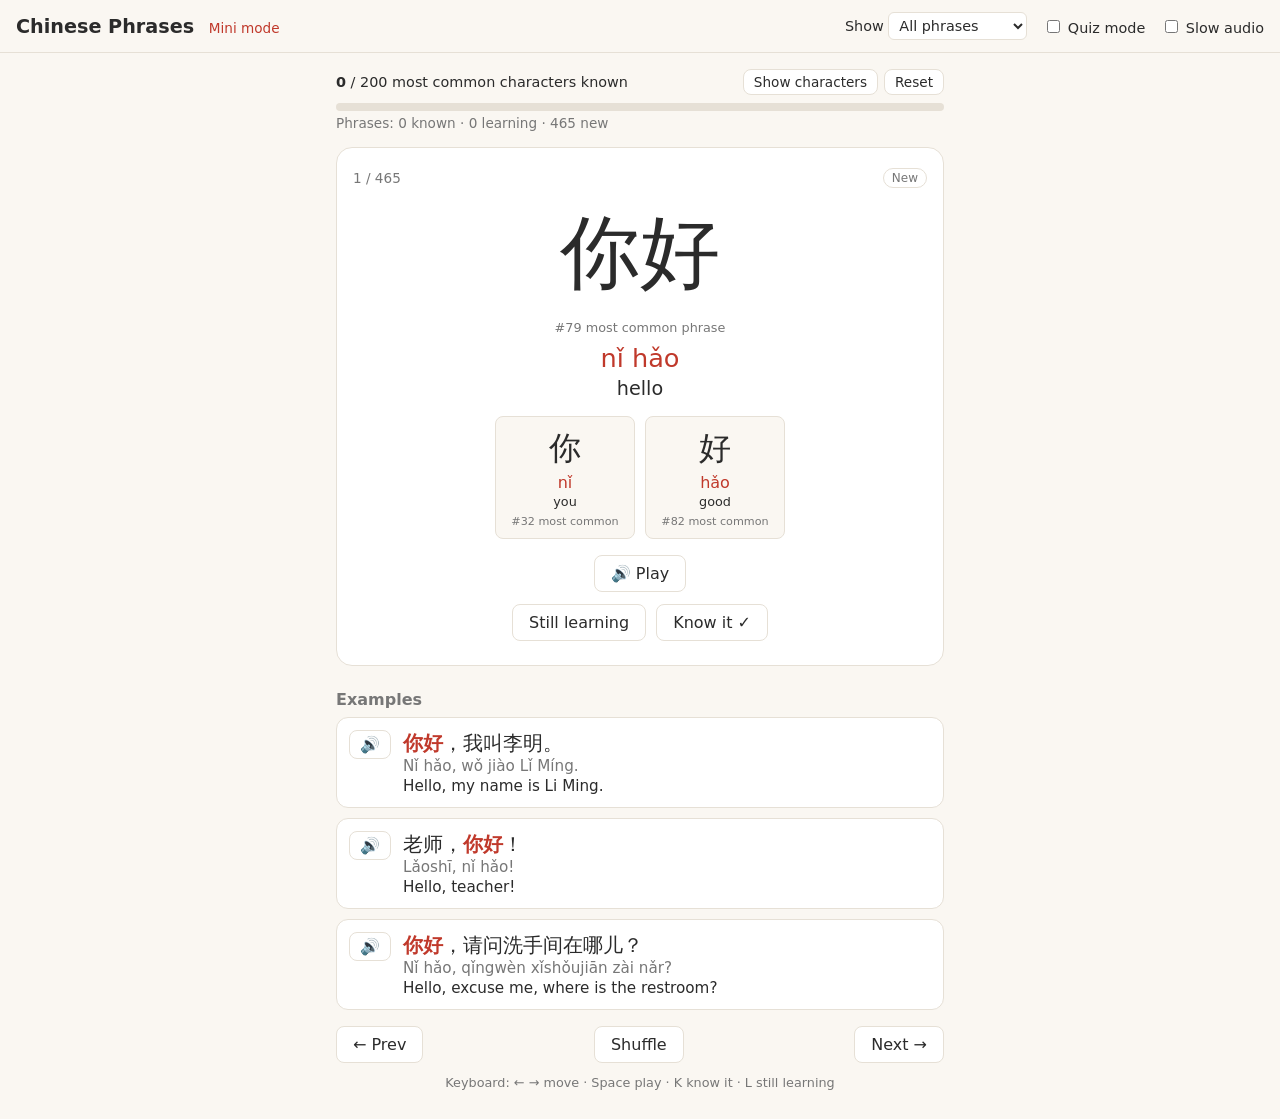
<file: index.html>
<!doctype html>
<html lang="en">
<head>
  <meta charset="utf-8">
  <meta name="viewport" content="width=device-width, initial-scale=1">
  <title>Chinese Phrases</title>
  <meta name="apple-mobile-web-app-capable" content="yes">
  <meta name="mobile-web-app-capable" content="yes">
  <meta name="apple-mobile-web-app-title" content="Phrases">
  <link rel="apple-touch-icon" href="icon-180.png">
  <link rel="manifest" href="manifest.json">
  <link rel="stylesheet" href="styles.css">
</head>
<body>
  <header>
    <h1>Chinese Phrases <a class="mini-mode-link" href="mini.html">Mini mode</a></h1>
    <div class="controls">
      <label>Show
        <select id="filter">
          <option value="all">All phrases</option>
          <option value="notknown">Not known yet</option>
          <option value="new">New</option>
          <option value="learning">Still learning</option>
          <option value="known">Known</option>
        </select>
      </label>
      <label><input type="checkbox" id="quiz-toggle"> Quiz mode</label>
      <label><input type="checkbox" id="slow-toggle"> Slow audio</label>
    </div>
  </header>

  <main>
    <p id="voice-warning" class="warning" hidden>
      No Chinese voice was found in this browser, so audio won't play.
      Try Microsoft Edge or Chrome, or add a Chinese voice in
      Windows Settings → Time &amp; language → Speech.
    </p>

    <!-- Progress summary -->
    <section class="progress">
      <div class="progress-line">
        <span><strong id="chars-known">0</strong> / 200 most common characters known</span>
        <span class="progress-actions">
          <button id="grid-toggle" class="small">Show characters</button>
          <button id="reset" class="small">Reset</button>
        </span>
      </div>
      <div class="bar"><div class="bar-fill" id="bar-fill"></div></div>
      <div class="phrase-stats" id="phrase-stats"></div>

      <div id="grid-panel" hidden>
        <div class="legend">
          <span><i class="dot known"></i>Known</span>
          <span><i class="dot learning"></i>Learning</span>
          <span><i class="dot"></i>Not yet</span>
          <span class="muted">Click a character to jump to a phrase that uses it</span>
        </div>
        <div class="char-grid" id="char-grid"></div>
        <p class="grid-note" id="grid-note" aria-live="polite"></p>
      </div>
    </section>

    <!-- Shown when the filter has no phrases -->
    <section class="card" id="empty" hidden>
      <p>No phrases here yet. Pick a different option under “Show”.</p>
    </section>

    <div id="study">
      <section class="card">
        <div class="card-top">
          <span class="counter" id="counter"></span>
          <span class="badge" id="badge"></span>
        </div>
        <button class="hanzi" id="hanzi" title="Click to hear it"></button>
        <div class="phrase-rank" id="phrase-rank"></div>
        <div class="reveal" id="reveal">
          <div class="pinyin" id="pinyin"></div>
          <div class="meaning" id="meaning"></div>
          <div class="breakdown" id="breakdown"></div>
        </div>
        <button class="show-answer" id="show-answer" hidden>Show answer</button>
        <div class="card-actions">
          <button id="play">🔊 Play</button>
        </div>
        <div class="mark">
          <button id="mark-learning" class="learning-btn">Still learning</button>
          <button id="mark-known" class="known-btn">Know it ✓</button>
        </div>
      </section>

      <section class="examples">
        <h2>Examples</h2>
        <ol id="examples"></ol>
      </section>

      <nav class="nav">
        <button id="prev">← Prev</button>
        <button id="shuffle">Shuffle</button>
        <button id="next">Next →</button>
      </nav>
      <p class="hint">Keyboard: ← → move · Space play · K know it · L still learning</p>
    </div>
  </main>

  <script src="chars.js"></script>
  <script src="phrases.js"></script>
  <script src="phrases-common.js"></script>
  <script src="app.js"></script>
</body>
</html>
</file>
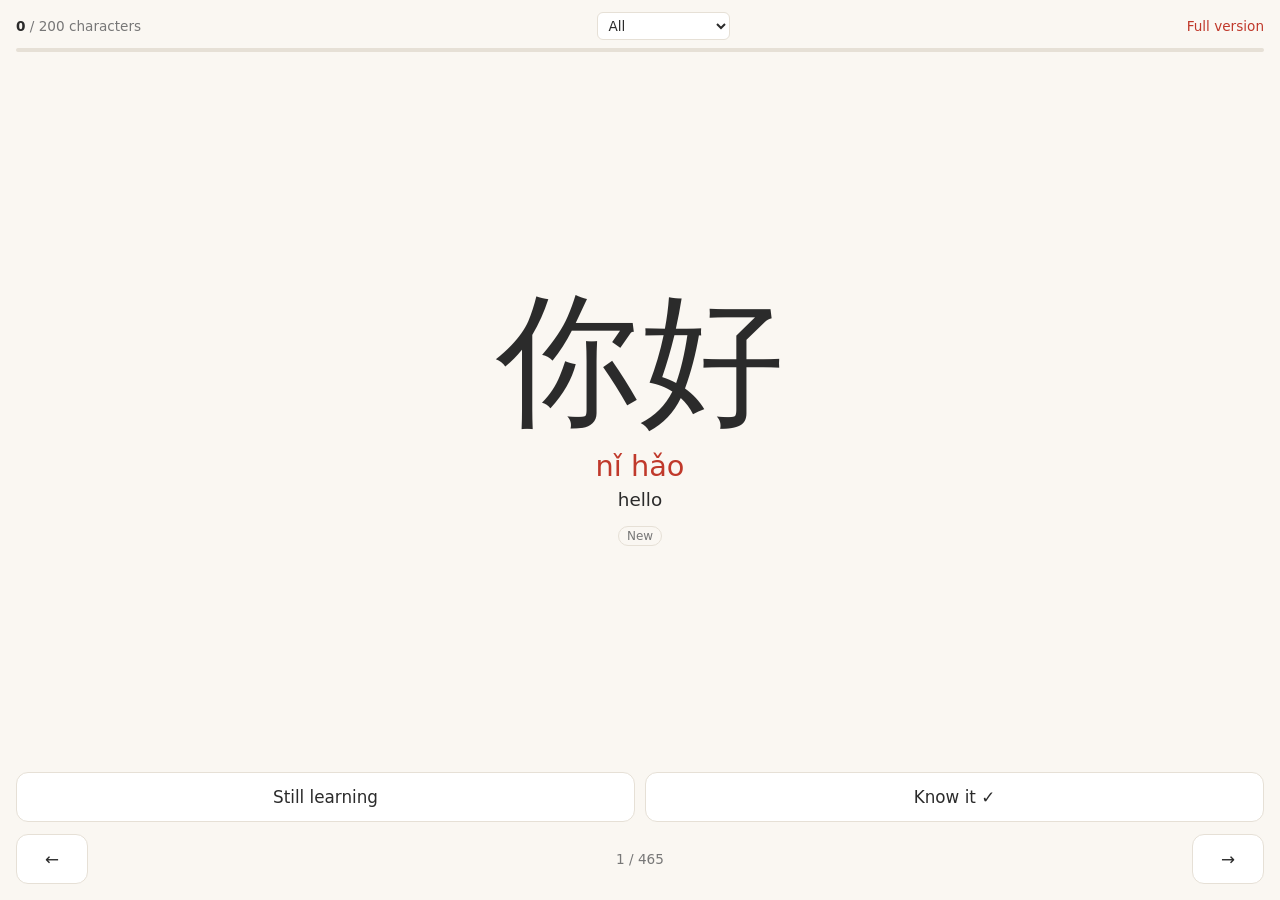
<file: mini.html>
<!doctype html>
<html lang="en">
<head>
  <meta charset="utf-8">
  <meta name="viewport" content="width=device-width, initial-scale=1, viewport-fit=cover">
  <title>Chinese Phrases Mini</title>

  <!-- These make "Add to Home Screen" open it full screen like an app -->
  <meta name="apple-mobile-web-app-capable" content="yes">
  <meta name="mobile-web-app-capable" content="yes">
  <meta name="apple-mobile-web-app-status-bar-style" content="default">
  <meta name="apple-mobile-web-app-title" content="Phrases">
  <link rel="apple-touch-icon" href="icon-180.png">
  <link rel="manifest" href="manifest.json">

  <link rel="stylesheet" href="styles.css">
  <link rel="stylesheet" href="mini.css">
</head>
<body class="mini">
  <div class="mini-top">
    <span class="mini-stats"><strong id="chars-known">0</strong> / 200 characters</span>
    <select id="filter" aria-label="Which phrases to show">
      <option value="all">All</option>
      <option value="notknown">Not known yet</option>
      <option value="new">New</option>
      <option value="learning">Still learning</option>
      <option value="known">Known</option>
    </select>
    <a class="mini-link" href="index.html">Full version</a>
  </div>
  <div class="bar"><div class="bar-fill" id="bar-fill"></div></div>

  <p id="voice-warning" class="warning" hidden>No Chinese voice found on this device, so audio won't play.</p>

  <div class="mini-card" id="card">
    <div id="study">
      <button class="mini-hanzi" id="hanzi" title="Tap to hear it"></button>
      <div class="mini-pinyin" id="pinyin"></div>
      <div class="mini-meaning" id="meaning"></div>
      <span class="badge" id="badge"></span>
    </div>
    <p id="empty" hidden>No phrases here yet. Pick a different option at the top.</p>
  </div>

  <div class="mini-bottom">
    <div class="mini-mark">
      <button id="mark-learning" class="learning-btn">Still learning</button>
      <button id="mark-known" class="known-btn">Know it ✓</button>
    </div>
    <div class="mini-nav">
      <button id="prev" aria-label="Previous phrase">←</button>
      <span class="counter" id="counter"></span>
      <button id="next" aria-label="Next phrase">→</button>
    </div>
  </div>

  <script src="chars.js"></script>
  <script src="phrases.js"></script>
  <script src="phrases-common.js"></script>
  <script src="mini.js"></script>
</body>
</html>
</file>
<file: styles.css>
:root {
  --bg: #faf7f2;
  --card: #ffffff;
  --text: #2b2b2b;
  --muted: #777;
  --accent: #c0392b;
  --border: #e6e0d6;
  --known: #2e8b57;
  --known-soft: #dff1e6;
  --learning: #b7860b;
  --learning-soft: #fbf0d0;
}

/* Dark theme: follows the system setting unless the viewer explicitly picked light or dark */
@media (prefers-color-scheme: dark) {
  :root:not([data-theme="light"]) {
    --bg: #1c1b1a;
    --card: #262523;
    --text: #eeeae4;
    --muted: #a09a92;
    --accent: #e8665a;
    --border: #3a3835;
    --known: #5cc98a;
    --known-soft: #1f3a2a;
    --learning: #e0b340;
    --learning-soft: #3d3218;
    color-scheme: dark;
  }
}
:root[data-theme="dark"] {
  --bg: #1c1b1a;
  --card: #262523;
  --text: #eeeae4;
  --muted: #a09a92;
  --accent: #e8665a;
  --border: #3a3835;
  --known: #5cc98a;
  --known-soft: #1f3a2a;
  --learning: #e0b340;
  --learning-soft: #3d3218;
  color-scheme: dark;
}

* { box-sizing: border-box; }
[hidden] { display: none !important; }

body {
  margin: 0;
  background: var(--bg);
  color: var(--text);
  font-family: system-ui, "Segoe UI", "Microsoft YaHei", sans-serif;
}

header {
  display: flex;
  flex-wrap: wrap;
  justify-content: space-between;
  align-items: center;
  gap: 8px;
  padding: 12px 16px;
  border-bottom: 1px solid var(--border);
}

h1 { font-size: 1.2rem; margin: 0; }
.mini-mode-link { font-size: 0.85rem; font-weight: normal; color: var(--accent); text-decoration: none; margin-left: 8px; }
h2 { font-size: 1rem; color: var(--muted); margin: 0 0 8px; }

.controls { display: flex; flex-wrap: wrap; gap: 16px; font-size: 0.9rem; align-items: center; }

select {
  font: inherit;
  padding: 4px 6px;
  border-radius: 6px;
  border: 1px solid var(--border);
  background: var(--card);
  color: var(--text);
}

main { max-width: 640px; margin: 0 auto; padding: 16px; }

.muted { color: var(--muted); }

.warning {
  background: #fff3cd;
  color: #664d03;
  padding: 10px 12px;
  border-radius: 8px;
  font-size: 0.9rem;
}

button {
  font: inherit;
  padding: 8px 16px;
  border-radius: 8px;
  border: 1px solid var(--border);
  background: var(--card);
  color: var(--text);
  cursor: pointer;
}
button:hover { border-color: var(--accent); }
button.small { padding: 4px 10px; font-size: 0.85rem; }

/* ---------- Progress ---------- */

.progress { margin-bottom: 16px; font-size: 0.9rem; }

.progress-line {
  display: flex;
  flex-wrap: wrap;
  justify-content: space-between;
  align-items: center;
  gap: 8px;
}
.progress-actions { display: flex; gap: 6px; }

.bar {
  height: 8px;
  background: var(--border);
  border-radius: 4px;
  overflow: hidden;
  margin: 8px 0 4px;
}
.bar-fill { height: 100%; width: 0; background: var(--known); transition: width 0.3s; }

.phrase-stats { color: var(--muted); font-size: 0.85rem; }

.legend { display: flex; flex-wrap: wrap; gap: 12px; margin: 12px 0 8px; font-size: 0.8rem; }
.dot {
  display: inline-block;
  width: 10px; height: 10px;
  border-radius: 3px;
  margin-right: 4px;
  border: 1px solid var(--border);
  background: var(--card);
  vertical-align: -1px;
}
.dot.known { background: var(--known); border-color: var(--known); }
.dot.learning { background: var(--learning); border-color: var(--learning); }

.char-grid {
  display: grid;
  grid-template-columns: repeat(auto-fill, minmax(36px, 1fr));
  gap: 4px;
}
.grid-char {
  padding: 4px 0;
  font-size: 1.1rem;
  font-family: "Microsoft YaHei", "PingFang SC", "Noto Sans SC", sans-serif;
}
.grid-note { color: var(--muted); font-size: 0.85rem; min-height: 1em; margin: 8px 0 0; }
.grid-char.known { background: var(--known-soft); border-color: var(--known); }
.grid-char.learning { background: var(--learning-soft); border-color: var(--learning); }

/* ---------- Phrase card ---------- */

.card {
  background: var(--card);
  border: 1px solid var(--border);
  border-radius: 16px;
  padding: 20px 16px 24px;
  text-align: center;
}

.card-top { display: flex; justify-content: space-between; align-items: center; }
.counter { color: var(--muted); font-size: 0.85rem; }

.badge {
  font-size: 0.75rem;
  padding: 2px 8px;
  border-radius: 999px;
  border: 1px solid var(--border);
  color: var(--muted);
}
.badge.known { color: var(--known); border-color: var(--known); }
.badge.learning { color: var(--learning); border-color: var(--learning); }

.hanzi {
  display: block;
  margin: 4px auto;
  background: none;
  border: none;
  color: var(--text);
  font-size: 5rem;
  font-family: "Microsoft YaHei", "PingFang SC", "Noto Sans SC", sans-serif;
  cursor: pointer;
}

.phrase-rank { color: var(--muted); font-size: 0.8rem; min-height: 1em; margin-bottom: 8px; }

.pinyin { font-size: 1.6rem; color: var(--accent); }
.meaning { font-size: 1.2rem; margin-top: 4px; }

.reveal.hidden { visibility: hidden; }

.breakdown {
  display: flex;
  justify-content: center;
  flex-wrap: wrap;
  gap: 10px;
  margin-top: 16px;
}

.char-tile {
  display: flex;
  flex-direction: column;
  align-items: center;
  gap: 2px;
  width: 140px;
  padding: 10px 8px;
  background: var(--bg);
}
.ct-char { font-size: 2rem; font-family: "Microsoft YaHei", "PingFang SC", "Noto Sans SC", sans-serif; }
.ct-pinyin { color: var(--accent); }
.ct-meaning { font-size: 0.8rem; line-height: 1.3; }
.ct-rank { font-size: 0.7rem; color: var(--muted); margin-top: 2px; }

.show-answer, .card-actions { margin-top: 16px; }

.mark { display: flex; justify-content: center; gap: 10px; margin-top: 12px; }
.learning-btn.active { background: var(--learning-soft); border-color: var(--learning); }
.known-btn.active { background: var(--known-soft); border-color: var(--known); }
.learning-btn:hover { border-color: var(--learning); }
.known-btn:hover { border-color: var(--known); }

/* ---------- Examples ---------- */

.examples { margin-top: 24px; }
.examples ol { padding-left: 0; list-style: none; margin: 0; }

.examples li {
  display: flex;
  gap: 12px;
  align-items: flex-start;
  background: var(--card);
  border: 1px solid var(--border);
  border-radius: 12px;
  padding: 12px;
  margin-bottom: 10px;
}

.examples li button { padding: 4px 10px; flex-shrink: 0; }
.ex-zh { font-size: 1.25rem; }
.ex-zh mark { background: none; color: var(--accent); font-weight: 600; }
.ex-pinyin { color: var(--muted); font-size: 0.95rem; }
.ex-en { font-size: 0.95rem; margin-top: 2px; }

.nav { display: flex; justify-content: space-between; margin-top: 16px; }
.hint { text-align: center; color: var(--muted); font-size: 0.8rem; }
</file>
<file: mini.css>
/* Mini mode: one phrase filling a phone screen. Colors and buttons come from styles.css. */

html, body.mini { height: 100%; }

body.mini {
  display: flex;
  flex-direction: column;
  /* keep clear of the iPhone notch and home bar */
  padding: env(safe-area-inset-top, 0px) 16px env(safe-area-inset-bottom, 0px);
  overscroll-behavior: none;
  -webkit-user-select: none;
  user-select: none;
  -webkit-tap-highlight-color: transparent;
}

.mini-top {
  display: flex;
  align-items: center;
  justify-content: space-between;
  gap: 8px;
  padding-top: 12px;
  font-size: 0.85rem;
}
.mini-stats { color: var(--muted); }
.mini-stats strong { color: var(--text); }
.mini-link { color: var(--accent); text-decoration: none; white-space: nowrap; }

.mini .bar { margin: 8px 0 0; height: 4px; }
.mini .warning { margin: 8px 0 0; }

.mini-card {
  flex: 1;
  display: flex;
  align-items: center;
  justify-content: center;
  text-align: center;
  touch-action: pan-y; /* lets us detect left/right swipes */
}

#study { display: flex; flex-direction: column; align-items: center; gap: 6px; }

.mini-hanzi {
  background: none;
  border: none;
  padding: 0;
  color: var(--text);
  font-size: min(32vw, 9rem);
  line-height: 1.15;
  font-family: "Microsoft YaHei", "PingFang SC", "Noto Sans SC", sans-serif;
}
.mini-pinyin { font-size: 1.8rem; color: var(--accent); }
.mini-meaning { font-size: 1.15rem; max-width: 22em; }
.mini .badge { margin-top: 10px; }

.mini-bottom { display: flex; flex-direction: column; gap: 12px; padding-bottom: 16px; }

.mini-mark { display: grid; grid-template-columns: 1fr 1fr; gap: 10px; }
.mini-nav { display: grid; grid-template-columns: 72px 1fr 72px; gap: 10px; align-items: center; text-align: center; }

.mini-bottom button { padding: 14px 8px; font-size: 1.05rem; border-radius: 12px; }
</file>
